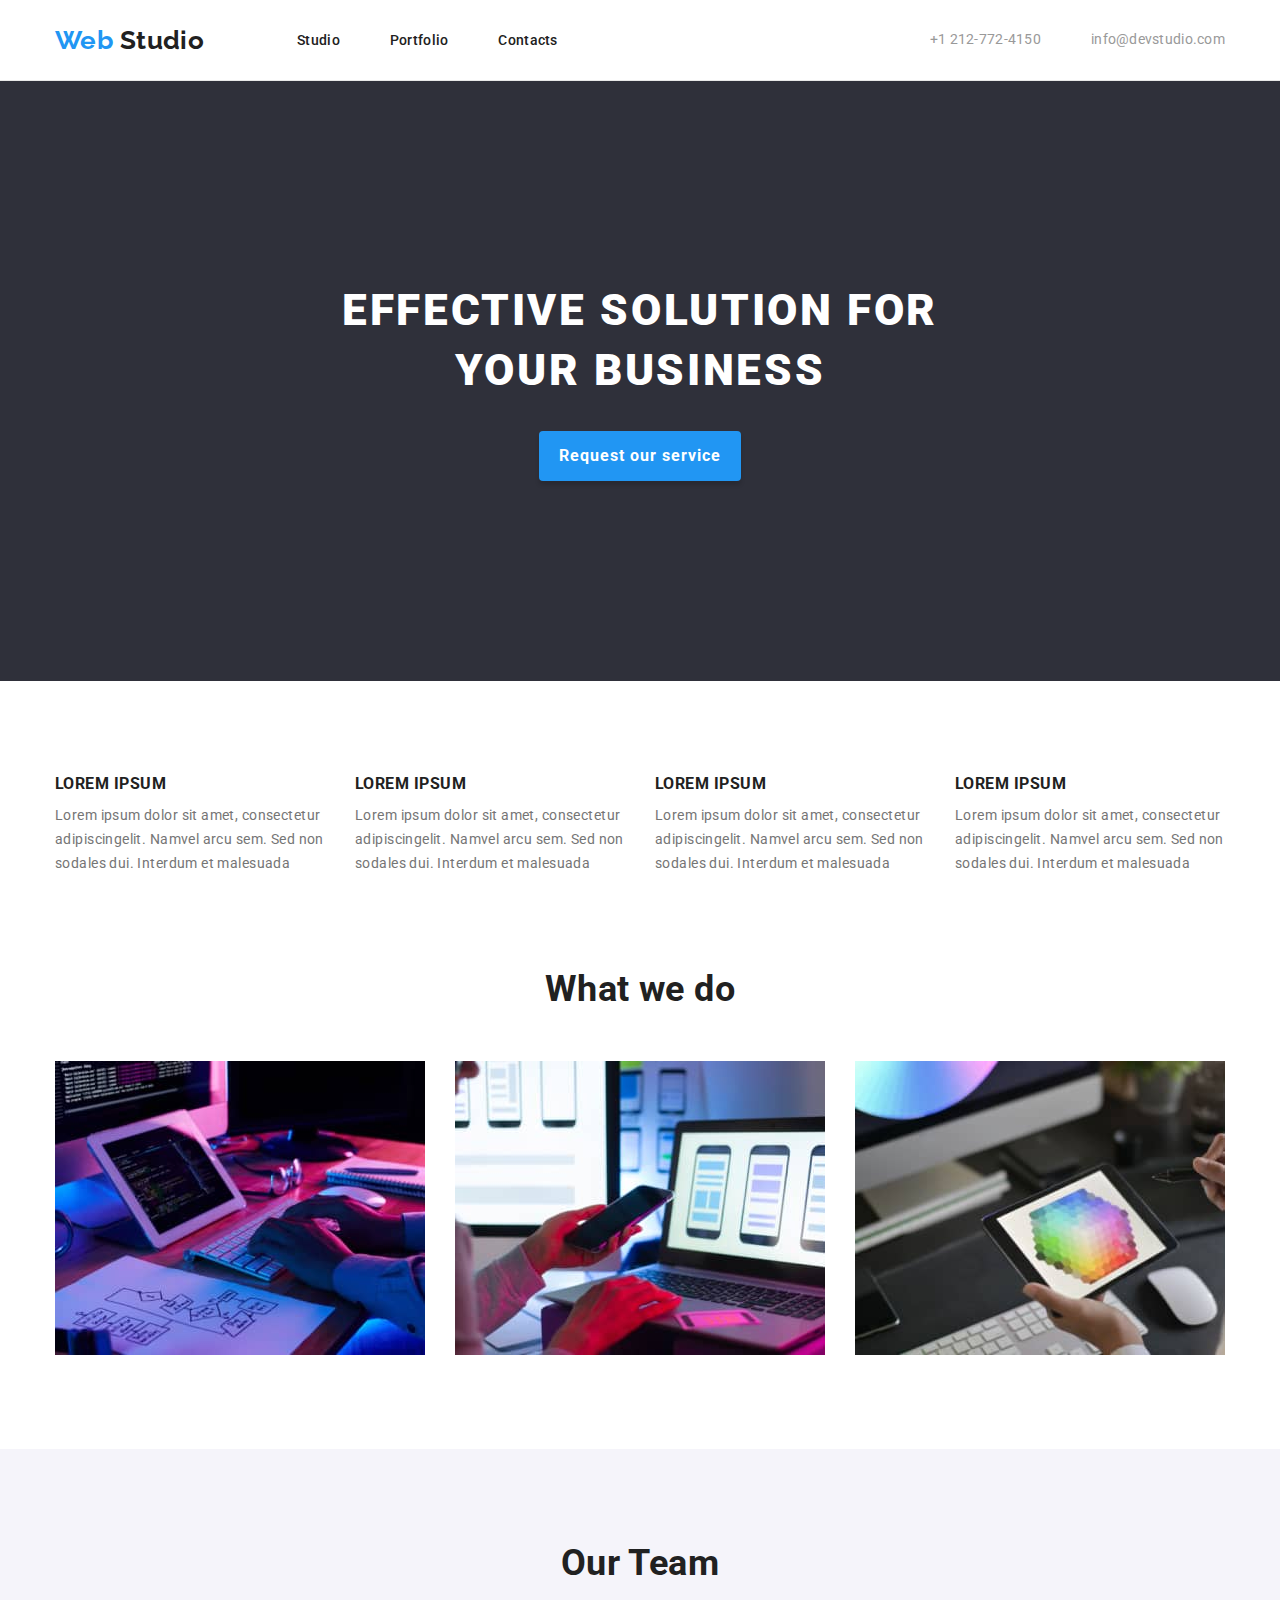
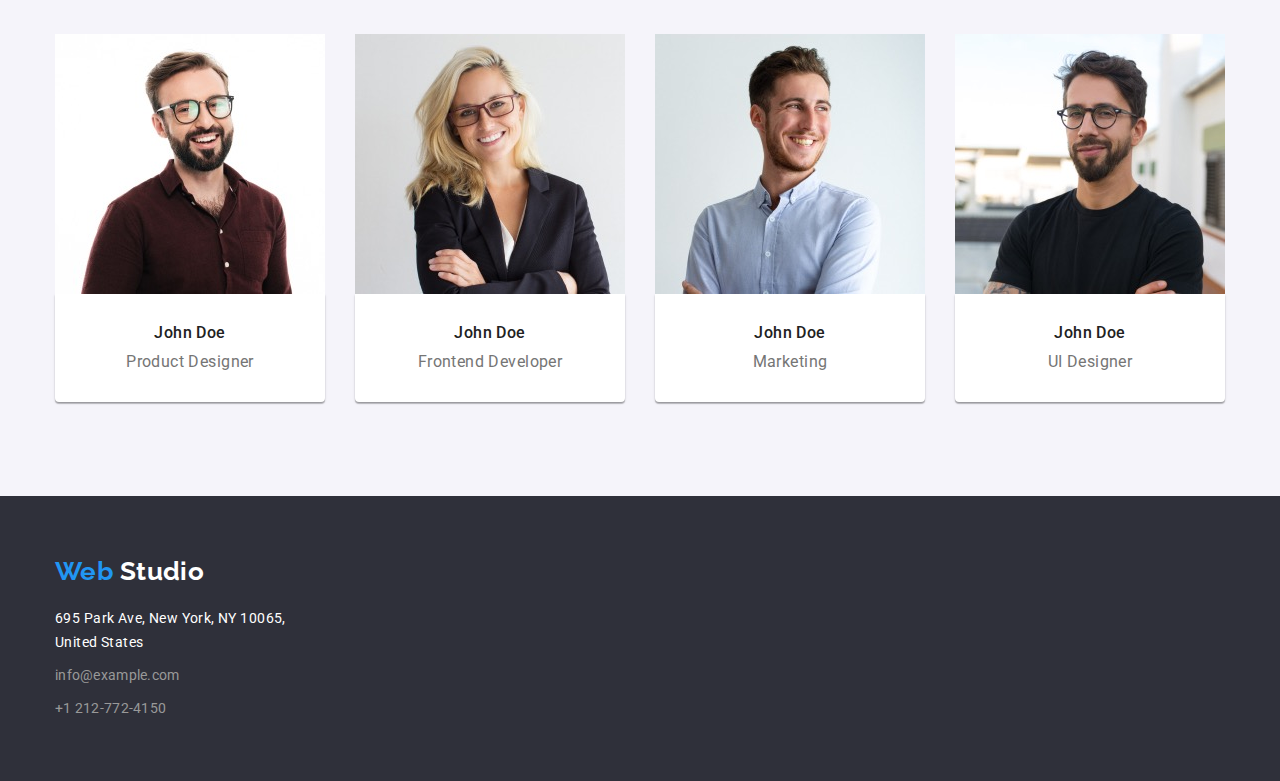
<file: index.html>
<!DOCTYPE html>
<html lang="en">
<meta charset="UTF-8" />
<meta http-equiv="X-UA-Compatible" content="IE=edge" />
<meta name="viewport" content="width=device-width, initial-scale=1.0" />
<title>WebStudio Design</title>
<link rel="preconnect" href="https://fonts.googleapis.com" />
<link rel="preconnect" href="https://fonts.gstatic.com" crossorigin />
<link href="https://fonts.googleapis.com/css2?family=Raleway:wght@700&family=Roboto:wght@400;500;700;900&display=swap"
    rel="stylesheet" />
<link rel="stylesheet" href="css/modern-normalize.css" />
<link rel="stylesheet" href="css/styles.css" />

<body>
    <header class="header-wrapper">
        <div class="container inline">
            <nav class="inline">
                <a class="webstudio link" href="index.html">
                    <span class="web">Web</span>
                    <span class="studio-dark">Studio</span>
                </a>
                <ul class="top-menu list">
                    <li>
                        <a class="top-menu-link link" href="index.html">Studio</a>
                    </li>
                    <li>
                        <a class="top-menu-link link" href="portfolio.html">Portfolio</a>
                    </li>
                    <li>
                        <a class="top-menu-link link" href="#">Contacts</a>
                    </li>
                </ul>
            </nav>
            <ul class="top-menu list right-corner">
                <li>
                    <a class="contact link" href="tel:+12127724150">+1 212-772-4150</a>
                </li>
                <li>
                    <a class="contact link" href="./info@devstudio.com">info@devstudio.com</a>
                </li>
            </ul>
        </div>
    </header>

    <main>
        <section class="order-service-wrapper">
            <div class="container">
                <h1 class="order-bright-text">
                    EFFECTIVE SOLUTION FOR<br />
                    YOUR BUSINESS
                </h1>
                <button class="service-order-button" type="button">Request our service</button>
            </div>
        </section>
        <section class="section">
            <div class="container">
                <ul class="row-wrapper list">
                    <li>
                        <h3 class="column-header">Lorem ipsum</h3>
                        <p class="column-text">
                            Lorem ipsum dolor sit amet, consectetur
                            adipiscingelit. Namvel arcu sem. Sed non sodales
                            dui. Interdum et malesuada
                        </p>
                    </li>
                    <li>
                        <h3 class="column-header">Lorem ipsum</h3>
                            <p class="column-text">
                                Lorem ipsum dolor sit amet, consectetur
                                adipiscingelit. Namvel arcu sem. Sed non sodales
                                dui. Interdum et malesuada
                            </p>
                    </li>
                    <li>
                        <h3 class="column-header">Lorem ipsum</h3>
                            <p class="column-text">
                                Lorem ipsum dolor sit amet, consectetur
                                adipiscingelit. Namvel arcu sem. Sed non sodales
                                dui. Interdum et malesuada
                            </p>
                    </li>
                    <li>
                        <h3 class="column-header">Lorem ipsum</h3>
                            <p class="column-text">
                                Lorem ipsum dolor sit amet, consectetur
                                adipiscingelit. Namvel arcu sem. Sed non sodales
                                dui. Interdum et malesuada
                            </p>
                    </li>
                </ul>
            </div>
        </section>

        <section class="section padding-top-off">
            <div class="container">
                <h2 class=section-header>What we do</h2>
                <ul class="row-wrapper list">
                    <li>
                        <img class="card-photo" src="./images/keyboard.jpg" alt="Komputer 1" />
                    </li>
                    <li>
                        <img class="card-photo" src="./images/mobile.jpg" alt="Komputer 2" />
                    </li>
                    <li>
                        <img class="card-photo" src="./images/tablet.jpg" alt="Komputer 3" />
                    </li>
                </ul>
            </div>
        </section>

        <section class="section grey">
            <div class="container">
                <h2 class=section-header>Our Team</h2>
                <ul class="row-wrapper margin-top list">
                    <li>
                        <img class="tm-photo" src="./images/john_doe_product_designer.jpg" alt="John Doe Product Designer" />
                        <div class="tm-text-box">
                            <p class="tm-name">John Doe</p>
                            <p class="tm-description">Product Designer</p>
                        </div>
                    </li>
                    <li>
                        <img class="tm-photo" src="./images/john_doe_frontend_developer.jpg" alt="John Doe Frontend Developer" />
                        <div class="tm-text-box">
                            <p class="tm-name">John Doe</p>
                            <p class="tm-description">Frontend Developer</p>
                        </div>
                    </li>
                    <li>
                        <img class="tm-photo" src="./images/john_doe_marketing.jpg" alt="John Doe Marketing" />
                        <div class="tm-text-box">
                            <p class="tm-name">John Doe</p>
                            <p class="tm-description">Marketing</p>
                        </div>
                    <li>
                        <img class="tm-photo" src="./images/john_doe_ui_designer.jpg" alt="John Doe UI Designer" />
                        <div class="tm-text-box">
                            <p class="tm-name">John Doe</p>
                            <p class="tm-description">UI Designer</p>
                        </div>
                    </li>
                </ul>
            </div>
        </section>
    </main>
    <footer class="footer-dark-format">
        <div class="container">
            <a class="webstudio link" href="index.html">
                <span>Web</span>
                <span class="studio-white">Studio</span>
            </a>
            <address class="address-margin">
                <ul class="list">
                    <li class="address-item">
                        <p class="address-text">
                            695 Park Ave, New York, NY 10065,<br>
                            United States
                        </p>
                    </li>
                    <li class="address-item">
                        <a class="contact link" href="mailto:info@example.com">info@example.com</a>
                    </li>
                    <li class="address-item">
                        <a class="contact link" href="tel:+12127724150">+1 212-772-4150</a>
                    </li>
                </ul>
            </address>
        </div>
    </footer>
</body>

</html>
</file>
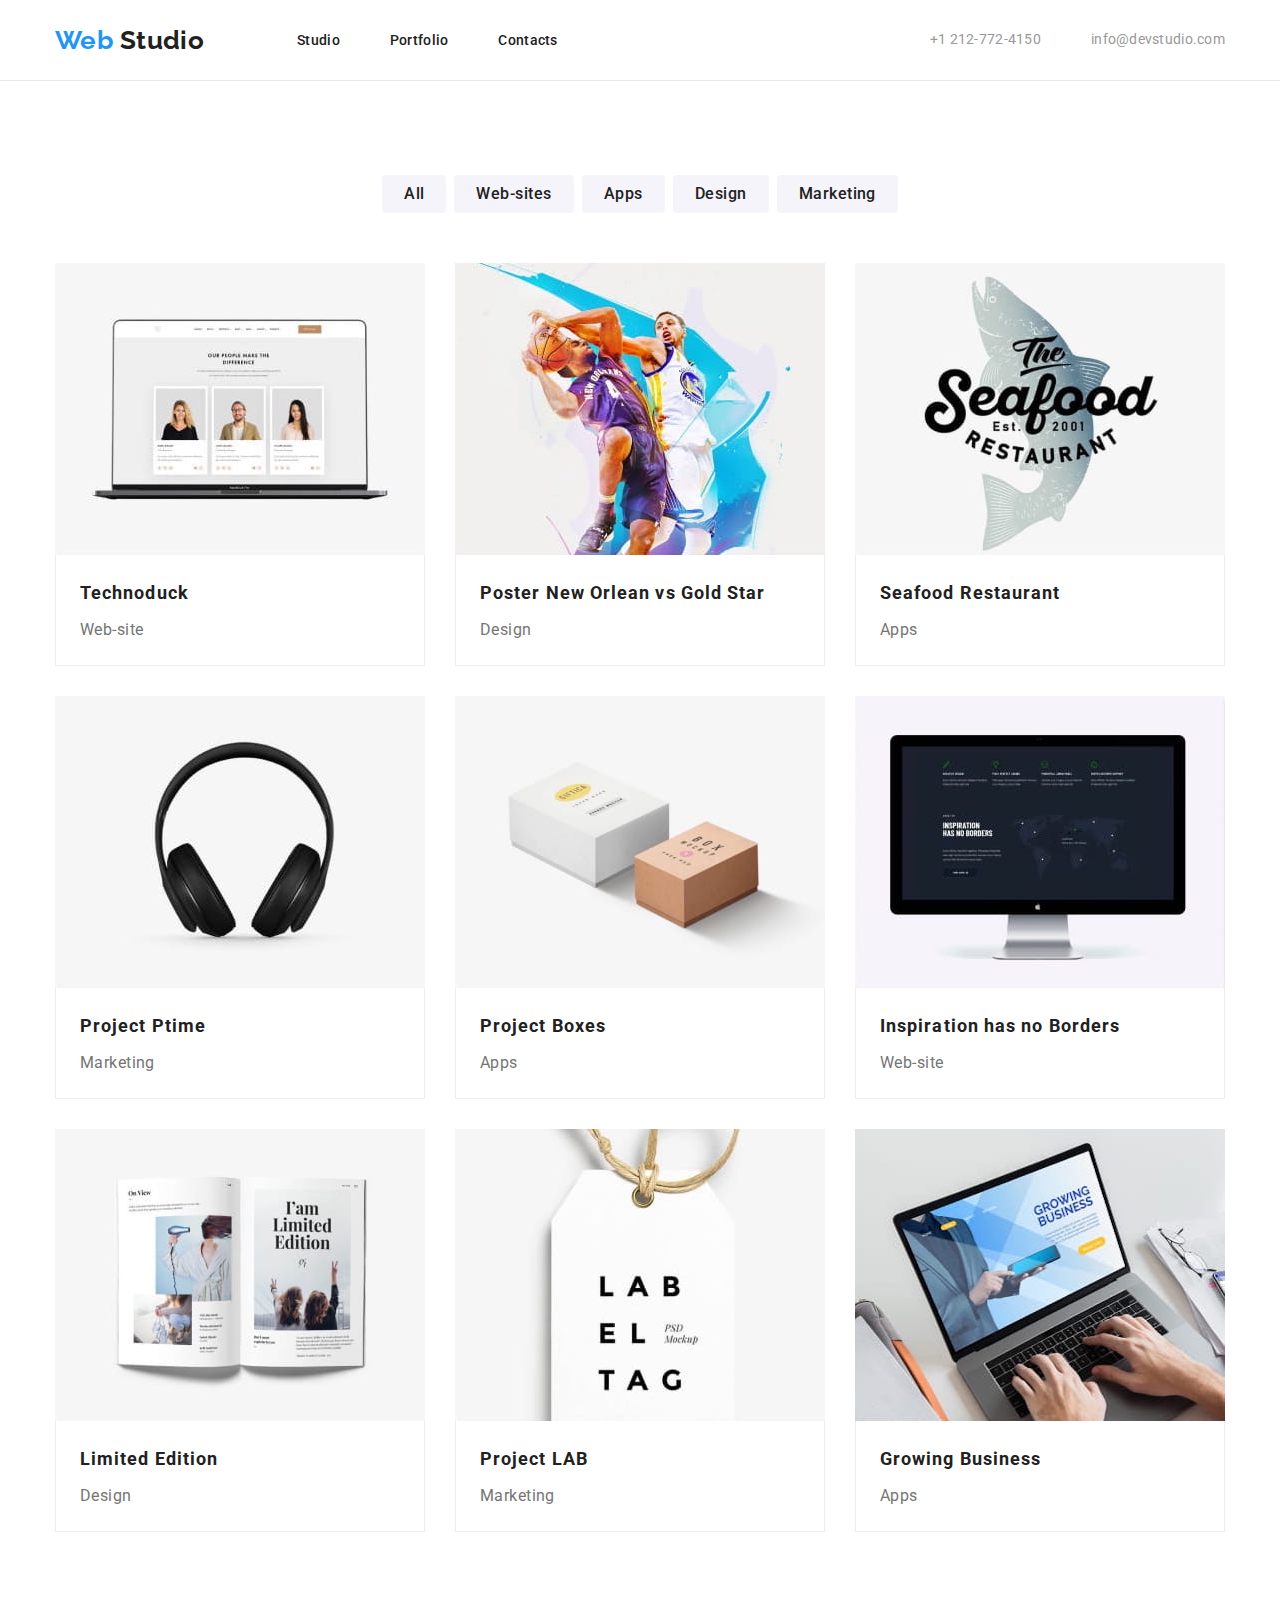
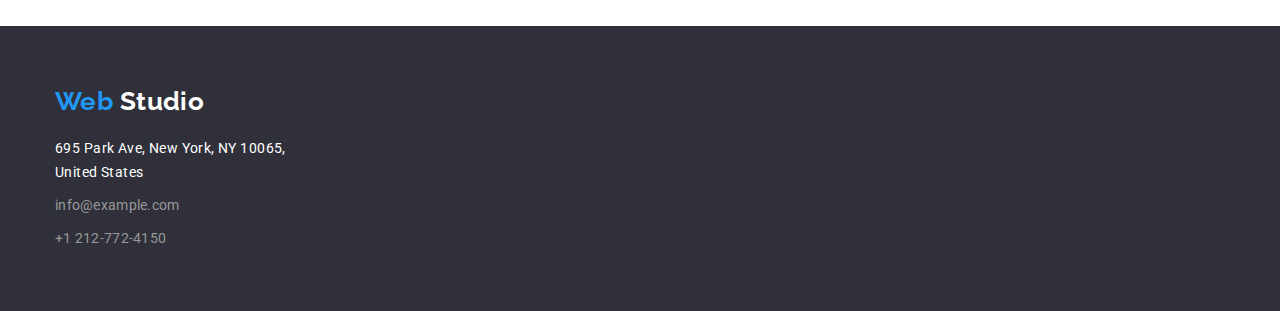
<file: portfolio.html>
<!DOCTYPE html>
<html lang="en">

<head>
    <meta charset="UTF-8" />
    <meta http-equiv="X-UA-Compatible" content="IE=edge" />
    <meta name="viewport" content="width=device-width, initial-scale=1.0" />
    <title>WebStudio Portfolio</title>
    <link rel="preconnect" href="https://fonts.googleapis.com" />
    <link rel="preconnect" href="https://fonts.gstatic.com" crossorigin />
    <link
        href="https://fonts.googleapis.com/css2?family=Raleway:wght@700&family=Roboto:wght@400;500;700;900&display=swap"
        rel="stylesheet" />
    <link rel="stylesheet" href="css/modern-normalize.css" />
    <link rel="stylesheet" href="css/styles.css" />
</head>

<body>
    <header class="header-wrapper">
        <div class="container inline">
            <nav class="inline">
                <a class="webstudio link" href="index.html">
                    <span class="web">Web</span>
                    <span class="studio-dark">Studio</span>
                </a>
                <ul class="top-menu list">
                    <li>
                        <a class="top-menu-link link" href="index.html">Studio</a>
                    </li>
                    <li>
                        <a class="top-menu-link link" href="portfolio.html">Portfolio</a>
                    </li>
                    <li>
                        <a class="top-menu-link link" href="#">Contacts</a>
                    </li>
                </ul>
            </nav>
            <ul class="top-menu list right-corner">
                <li>
                    <a class="contact link" href="tel:+12127724150">+1 212-772-4150</a>
                </li>
                <li>
                    <a class="contact link" href="./info@devstudio.com">info@devstudio.com</a>
                </li>
            </ul>
        </div>
    </header>

    <main>
        <section class="section">
            <div class="container">
                <ul class="gallery-menu list margin-bottom">
                    <li>
                        <button class="gallery-menu-button" type="button">
                            All
                        </button>
                    </li>
                    <li>
                        <button class="gallery-menu-button" type="button">
                            Web-sites
                        </button>
                    </li>
                    <li>
                        <button class="gallery-menu-button" type="button">
                            Apps
                        </button>
                    </li>
                    <li>
                        <button class="gallery-menu-button" type="button">
                            Design
                        </button>
                    </li>
                    <li>
                        <button class="gallery-menu-button" type="button">
                            Marketing
                        </button>
                    </li>
                </ul>
                <ul class="grid-wrapper list">
                    <li>
                        <img class="card-photo" src="images/techocrack_laptop.jpg" alt="Technocrack" />
                        <div class="card-text-box">
                            <h2 class="card-title">Technoduck</h2>
                            <p class="card-description">Web-site</p>
                        </div>
                    </li>
                    <li>
                        <img  class="card-photo" src="images/new_orlean_vs_golden_star.jpg" alt="New Orlean vs Gold Star" />
                        <div class="card-text-box">
                            <h2 class="card-title">Poster New Orlean vs Gold Star</h2>
                            <p class="card-description">Design</p>
                        </div>
                    </li>
                    <li>
                        <img class="card-photo" src="images/seafood_restaurant.jpg" alt="Seafood Restaurant" />
                        <div class="card-text-box">
                            <h2 class="card-title">Seafood Restaurant</h2>
                            <p class="card-description">Apps</p>
                        </div>
                    </li>
                    <li>
                        <img class="card-photo" src="images/project_prime_headphones.jpg" alt="Projekt Prime" />
                        <div class="card-text-box">
                            <h2 class="card-title">Project Ptime</h2>
                            <p class="card-description">Marketing</p>
                        </div>
                    </li>
                    <li>
                        <img class="card-photo" src="images/project_boxes.jpg" alt="Project Boxes" />
                        <div class="card-text-box">
                            <h2 class="card-title">Project Boxes</h2>
                            <p class="card-description">Apps</p>
                        </div>
                    </li>
                    <li>
                        <img class="card-photo" src="images/inspiration_no_borders_monitor.jpg" alt="No Borders" />
                        <div class="card-text-box">
                            <h2 class="card-title">Inspiration has no Borders</h2>
                            <p class="card-description">Web-site</p>
                        </div>
                    </li>
                    <li>
                        <img class="card-photo" src="images/limited_edition_magazyn.jpg" alt="Limited edition" />
                        <div class="card-text-box">
                            <h2 class="card-title">Limited Edition</h2>
                            <p class="card-description">Design</p>
                        </div>
                    </li>
                    <li>
                        <img class="card-photo" src="images/project_lab_tag.jpg" alt="Project LAB" />
                        <div class="card-text-box">
                            <h2 class="card-title">Project LAB</h2>
                            <p class="card-description">Marketing</p>
                        </div>
                    </li>
                    <li>
                        <img class="card-photo" src="images/growing_business_laptop.jpg" alt="Growing Business" />
                        <div class="card-text-box">
                            <h2 class="card-title">Growing Business</h2>
                            <p class="card-description">Apps</p>
                        </div>
                    </li>
                </ul>
            </div>
        </section>
    </main>
    <footer class="footer-dark-format">
        <div class="container">
            <a class="webstudio link" href="index.html">
                <span>Web</span>
                <span class="studio-white">Studio</span>
            </a>
            <address class="address-margin">
                <ul class="list">
                    <li class="address-item">
                        <p class="address-text">
                            695 Park Ave, New York, NY 10065,<br>
                            United States
                        </p>
                    </li>
                    <li class="address-item">
                        <a class="contact link" href="mailto:info@example.com">info@example.com</a>
                    </li>
                    <li class="address-item">
                        <a class="contact link" href="tel:+12127724150">+1 212-772-4150</a>
                    </li>
                </ul>
            </address>
        </div>
    </footer>
</body>

</html>
</file>
<file: css/styles.css>
:root {
  --basic-text-color: #212121;
  --light-text-color: #757575;
  --bright-text-color: #ffffff;
  --contact-text-color: #999999;

  --item-color: #2196f3;
  --link-color: #757575;
  --hover-active-link-color: #2196f3;

  --second-background: #f5f4fa;
  --dark-background: #2f303a;
  --light-grey-background: #e5e5e5e5;
  --bright-background: #ffffff;
  --photo-border-color: #eeeeee;

  --content-width: 1200px;
  --full-web-width: 1600px;
  --default-letter-spacing: 0.03em;
  --second-line-heigth: 1.71;
  --padding-between-sections: 94px;
  --webstudio-logo-font-size: 26px;
}

body {
  font-family: "Roboto", sans-serif;
  font-size: 14px;
  color: var(--basic-text-color);
  background-color: var(--bright-background);
  letter-spacing:var(--default-letter-spacing);
}

h1,
h2,
h3,
h4,
h5,
h6,
p {
  margin: 0;
}

img {
  display: block;
  max-width: 100%;
  height: auto;
}

address {
  font-style: normal;
}

button {
  display: block;
  cursor: pointer;
  border: none;
  border-radius: 4px;
}

.list {
  list-style: none;
  padding: 0;
  margin: 0;
}

.link {
  text-decoration: none;
}

/* space between sections - main page view */
.section {
  padding-top: var(--padding-between-sections);
  padding-bottom: var(--padding-between-sections);
}

.section-header {
  font-weight: 700;
  font-size: 36px;
  text-align: center;
  margin-bottom: 50px;
}

/* main page content container */
.container {
  width: var(--content-width);
  margin: 0 auto;
  padding: 0 15px;
}

.inline {
  display: flex;
  align-items: center;
}

/* main header on top of the page with menu */
.header-wrapper {
  border-bottom: 1px solid var(--light-grey-background);
}

.top-menu {
  display: flex;
  gap: 50px;
}

.right-corner  {
  margin-left: auto;
}

.top-menu-link {
  font-weight: 500;
  letter-spacing: 0.02em;
  color: var(--basic-text-color);
  padding: 32px 0;
  display: block;
}

.top-menu-link:hover,
.top-menu-link:active {
  color: var(--hover-active-link-color);
}

/* header and footer main page logo format */
.webstudio {
  margin-right: 93px;
  font-family: "Raleway";
  font-size: var(--webstudio-logo-font-size);
  font-weight: 700;
  color: var(--hover-active-link-color);
  line-height: 1.19;
}

/* main page logo placed in header and footer - dark version */
.studio-dark {
  color: var(--basic-text-color);
}

/* main page logo placed in header and footer - white version */
.studio-white {
  color: var(--bright-text-color);
}

.contact {
  color: var(--contact-text-color);
  line-height: var(--second-line-heigth);
  letter-spacing: 0.02em;
}

.contact:hover,
.contact:active {
  color: var(--hover-active-link-color);
}

.order-service-wrapper {
  background-color: var(--dark-background);
  padding-top: 200px;
  padding-bottom: 200px;
}

.order-bright-text {
  color: var(--bright-text-color);
  font-weight: 900;
  font-size: 44px;
  line-height: 1.36;
  letter-spacing: 0.06em;
  text-align: center;
}

/* button on main page for ordering service */
.service-order-button {
  margin: 0 auto;
  margin-top: 30px;
  background-color: var(--item-color);
  padding-top: 10px;
  padding-bottom: 10px;
  padding-left: 20px;
  padding-right: 20px;
  color: var(--bright-text-color);
  font-family: inherit;
  font-size: 16px;
  font-weight: 700;
  line-height: 1.88;
  letter-spacing: 0.06em;
  box-shadow: 0px 4px 4px rgba(0, 0, 0, 0.15);
}

.padding-top-off  {
  padding-top: 0;
}

.row-wrapper {
  display: flex;
  gap: 30px;
}

.column-header {
  font-weight: 700;
  text-transform: uppercase;
  letter-spacing: 0.03em;
  margin-bottom: 10px;
}

.column-text {
  color: var(--light-text-color);
  line-height: var(--second-line-heigth);
}

/* Team Members presentation section */
.tm-photo {
  width: 270px;
}

.tm-text-box {
  text-align: center;
  padding-top: 30px;
  padding-bottom: 30px;
  background-color: var(--bright-background);
  box-shadow: 0px 1px 3px rgba(0, 0, 0, 0.12), 0px 1px 1px rgba(0, 0, 0, 0.14), 0px 2px 1px rgba(0, 0, 0, 0.2);
  border-radius: 0px 0px 4px 4px;
}

.tm-name {
  font-weight: 500;
  font-size: 16px;
  line-height: 1.18;
  color: var(--basic-text-color);
  margin-bottom: 10px;
}

.tm-description {
  font-size: 16px;
  line-height: 1.18;
  color: var(--light-text-color);
}

.grey {
  background-color: var(--second-background);
}

.gallery-menu {
  display: flex;
  justify-content: center;
  gap: 8px;
}

.gallery-menu-button {
  background-color: var(--second-background);
  color: var(--basic-text-color);
  font-family: inherit;
  font-size: 16px;
  font-weight: 500;
  line-height: 1.62;
  padding-left: 22px;
  padding-right: 22px;
  padding-bottom: 6px;
  padding-top: 6px;
  letter-spacing: 00.03em;
}

.gallery-menu-button:hover,
.gallery-menu-button:active {
  background-color: var(--item-color);
  color: var(--bright-text-color)
}

/* margin used to push header from rest of content in container */
.margin-bottom {
  margin-bottom: 50px;
}

.grid-wrapper {
  display: flex;
  flex-wrap: wrap;
  gap: 30px;
}

.card-photo {
  width: 370px;
}

.card-text-box {
  padding-left: 24px;
  padding-right: 24px;
  padding-bottom: 20px;
  padding-top: 20px;
  border: 1px solid var(--photo-border-color);
  border-top: none;
}

.card-title {
  font-weight: 700;
  font-size: 18px;
  line-height: 2;
  color: var(--basic-text-color);
  letter-spacing: 0.06em;
  margin-bottom: 4px
}

.card-description {
  font-size: 16px;
  line-height: 1.88;
  color: var(--light-text-color);
}

/* dark footer description positioning */
.footer-dark-format {
  background-color: var(--dark-background);
  padding-top: 60px;
  padding-bottom: 60px;
}

/* margin used in footer to move address from logo*/
.address-margin{
  margin-top: 20px;
}

.address-item:not(:last-child)
 {
  margin-bottom: 9px
}

.address-text {
  color: var(--bright-text-color);
  line-height: var(--second-line-heigth);
}

.address:hover,
.address:active {
  color: var(--hover-active-link-color);
}
</file>
